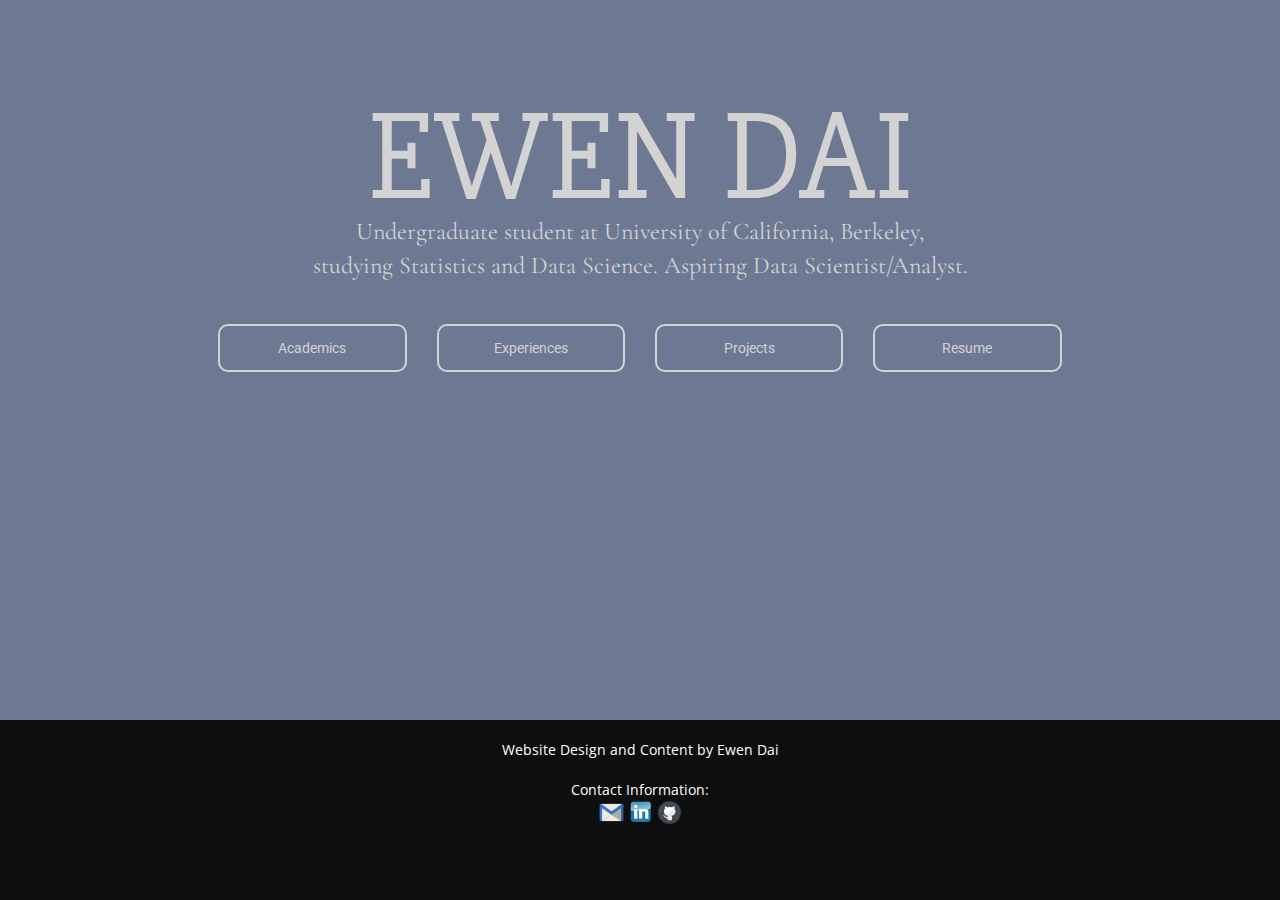
<file: index.html>
</!DOCTYPE html>
<html>
<head>

	<title>Ewen Dai</title>
	<link rel="stylesheet" type="text/css" href= "css/base.css">
	<link rel="stylesheet" href="https://maxcdn.bootstrapcdn.com/bootstrap/3.3.7/css/bootstrap.min.css">
	<link href="https://fonts.googleapis.com/css?family=Cormorant+Garamond:400,600|Domine:700|Merriweather|Noto+Serif+SC:400,700|Open+Sans:400,400i,600,600i|Roboto+Condensed:400,700|Roboto:400,500|Slabo+27px" rel="stylesheet">

</head>

<body>

	<div id="home">
		<div id="myname"> Ewen Dai </div>

		<div id="aboutsummary"> Undergraduate student at University of California, Berkeley, <br>
		studying Statistics and Data Science. Aspiring Data Scientist/Analyst. </div>

		<br><br>

		<!--Buttons-->
		<div class="row">
    		<div class="col-sm-2"></div>
    		<div class="col-sm-2">
    			<a href="academics.html"><div id="button"> Academics </div></a>
    		</div>
    		<div class="col-sm-2">
    			<a href="extracurriculars.html"><div id="button"> Experiences </div></a>
    		</div>
    		<div class="col-sm-2">
    			<a href="projects.html"><div id="button"> Projects </div></a>
    		</div>
    		<div class="col-sm-2">
    			<a href="img/Resume.pdf"><div id="button"> Resume </div></a>
    		</div>
    		<div class="col-sm-2"></div>
  		</div>
		
	</div>

	<div id="footer"> 
		<br>
		Website Design and Content by Ewen Dai <br> <br>
		Contact Information: <br>
		<a href="mailto:ewendai@berkeley.edu"><img src="img/iconemail.png" height="25" width="25"></a>
		<a href="https://www.linkedin.com/in/ewendai"><img src="img/iconlinkedin.png" height="25" width="25"></a>
		<a href="https://github.com/ewendai"><img src="img/icongithub.png" height="25" width="25"></a>
	</div>

</body>
</html>
</file>
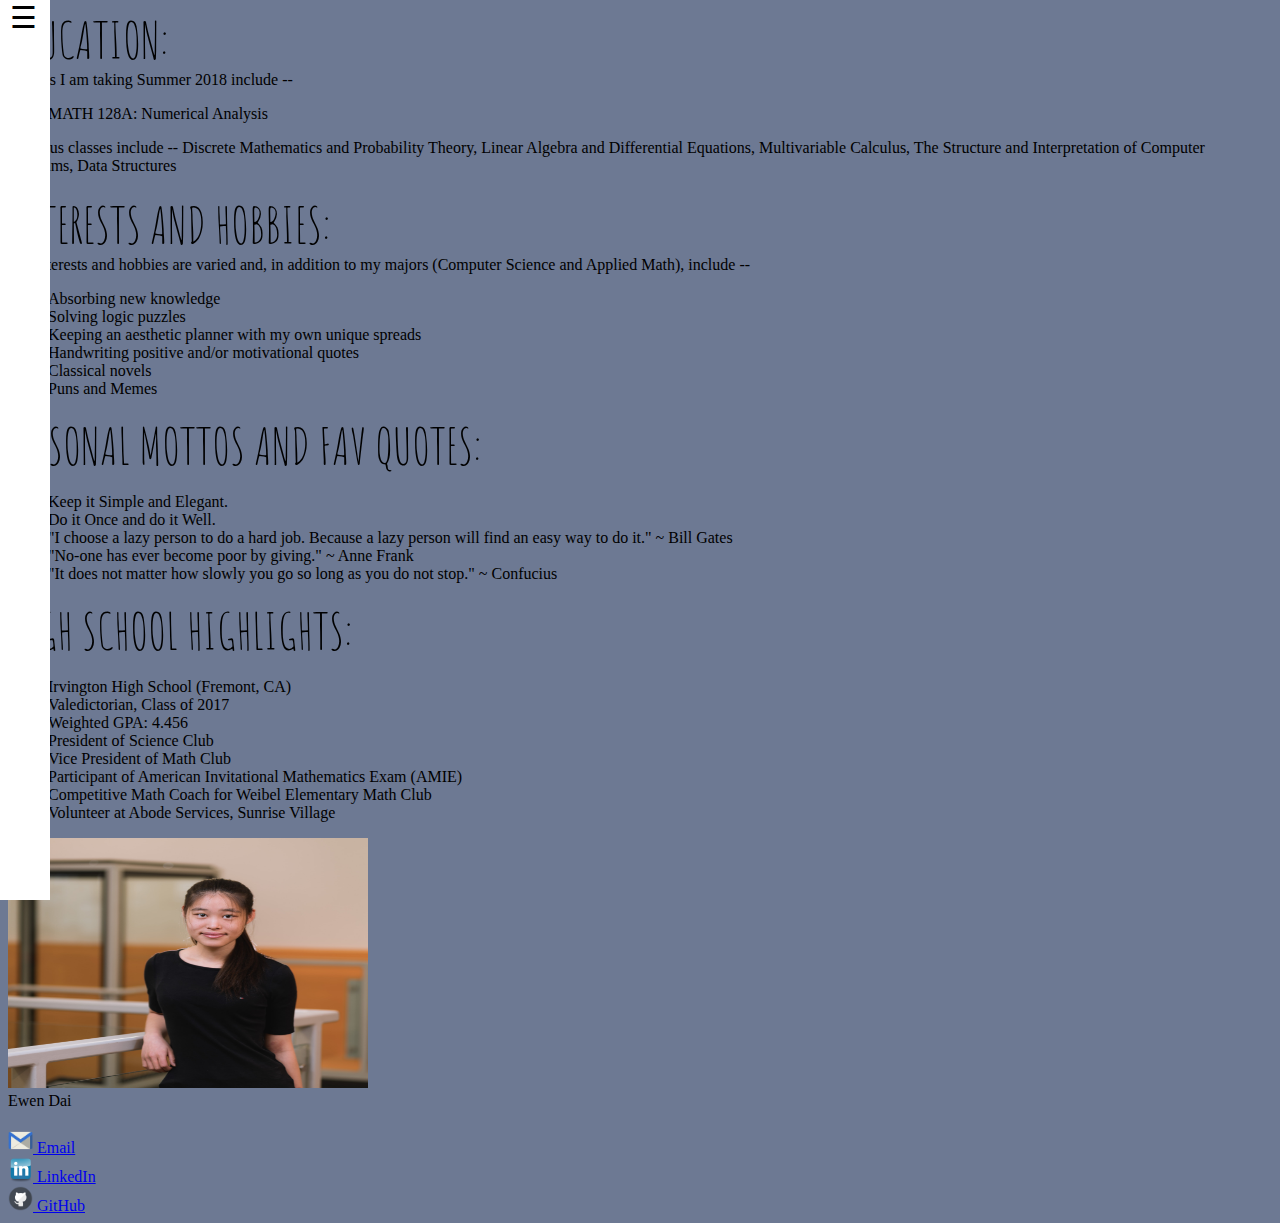
<file: about-me.html>
<!DOCTYPE html>
<html>
<head>

	<title> About Ewen </title>
	
	<link rel= "stylesheet" type = "text/css" href = "css/base.css" />

	<!-- FONTS: Google API -->
	<link href="https://fonts.googleapis.com/css?family=Amatic+SC:400,700|Cinzel:400,700,900|Domine:400,700|EB+Garamond:400,400i,500,500i,600,600i,700,700i,800,800i|Old+Standard+TT:400,400i,700|Pathway+Gothic+One|Quattrocento:400,700|Slabo+27px|Spectral+SC:200,200i,300,300i,400,400i,500,500i,600,600i,700,700i,800,800i" rel="stylesheet">

</head>

<body>

	<!-- LEFT -->
	<div id="mySidenav" class="sidenav">
        <a href="javascript:void(0)" class="closebtn" onclick="closeNav()">&times;</a>  

        <!-- to make the entire div a hyperlink -->	
        <a href = "https://ewendai.github.io/">
			<div id="logo" style = "letter-spacing: 1px" style = "padding-bottom: 50px">
				<br>
				<span style = "font-size: 72px; letter-spacing: 3px">ED</span>
				ewen dai
		    </div>
	    </a>

	    <div id = "navlinks">
	        <a href="https://ewendai.github.io/"> Home </a>
	        <a href="about-me.html"> About Me </a>
            <a href="organizations.html"> Organizations </a>
            <a href="projects.html"> Projects </a>
	        <a href="img/Resume.pdf"> Resume </a>
	    </div>
    </div>

    <div id="sidebar">
        <span style="font-size:30px;cursor:pointer;color:black;padding:10px;" onclick="openNav()">&#9776;</span>
    </div>

    <!-- MIDDLE -->
    <div id = "aboutmoi">
    	<span style = "font-family: 'Amatic SC', cursive; font-size: 50px">
    		EDUCATION:
    		<br>
    	</span>
    	Classes I am taking Summer 2018 include --
    	<ul><li> MATH 128A: Numerical Analysis </li>
    	</ul>
    	Previous classes include -- Discrete Mathematics and Probability Theory, Linear Algebra and Differential Equations, Multivariable Calculus, The Structure and Interpretation of Computer Programs, Data Structures
    	<br>
    	<br>

    	<span style = "font-family: 'Amatic SC', cursive; font-size: 50px">
    		INTERESTS AND HOBBIES:
    		<br>
    	</span>
    	My interests and hobbies are varied and, in addition to my majors (Computer Science and Applied Math), include --
    	<ul><li> Absorbing new knowledge </li>
    		<li> Solving logic puzzles </li>
    		<li> Keeping an aesthetic planner with my own unique spreads </li>
    		<li> Handwriting positive and/or motivational quotes </li>
    		<li> Classical novels </li>
    		<li> Puns and Memes </li>
    	</ul>

    	<span style = "font-family: 'Amatic SC', cursive; font-size: 50px">
    		PERSONAL MOTTOS AND FAV QUOTES:
    		<br>
    	</span>
    	<ul><li> Keep it Simple and Elegant. </li>
    		<li> Do it Once and do it Well. </li>
    		<li> "I choose a lazy person to do a hard job. Because a lazy person will find an easy way to do it." ~ Bill Gates </li>
    		<li> "No-one has ever become poor by giving." ~ Anne Frank </li>
    		<li> "It does not matter how slowly you go so long as you do not stop." ~ Confucius </li>
    	</ul>

    	<span style = "font-family: 'Amatic SC', cursive; font-size: 50px">
    		HIGH SCHOOL HIGHLIGHTS:
    		<br>
    	</span>
    	<ul><li> Irvington High School (Fremont, CA) </li>
    		<li> Valedictorian, Class of 2017 </li>
    		<li> Weighted GPA: 4.456 </li>
    		<li> President of Science Club </li>
    		<li> Vice President of Math Club </li>
            <li> Participant of American Invitational Mathematics Exam (AMIE) </li>
    		<li> Competitive Math Coach for Weibel Elementary Math Club </li>
    		<li> Volunteer at Abode Services, Sunrise Village </li>
    	</ul>
    </div>

    <!-- RIGHT -->
    <div id="maintext">
        <span style="display:table-cell; vertical-align: middle;">
        	<div class = "ewenphoto" style = "float: center;">
				<img height = "250px" width = "360px" src = "img/ewenphoto.jpg">
			</div>
		</span>
        
        <div id="contact-info">
	        Ewen Dai
	        <br>
	        <br>
	        <a href="mailto:ewendai@berkeley.edu"><img src="img/iconemail.png" height="25" width="25"> Email </a><br>
	        <a href="https://www.linkedin.com/in/ewendai"><img src="img/iconlinkedin.png" height="25" width="25"> LinkedIn </a><br>
	        <a href="https://github.com/ewendai"><img src="img/icongithub.png" height="25" width="25"> GitHub </a>
	    </div>

        <div id="footer">
         
        </div>
    </div>

    <script src="js/mainMenu.js"></script>

</body>
</html>
</file>
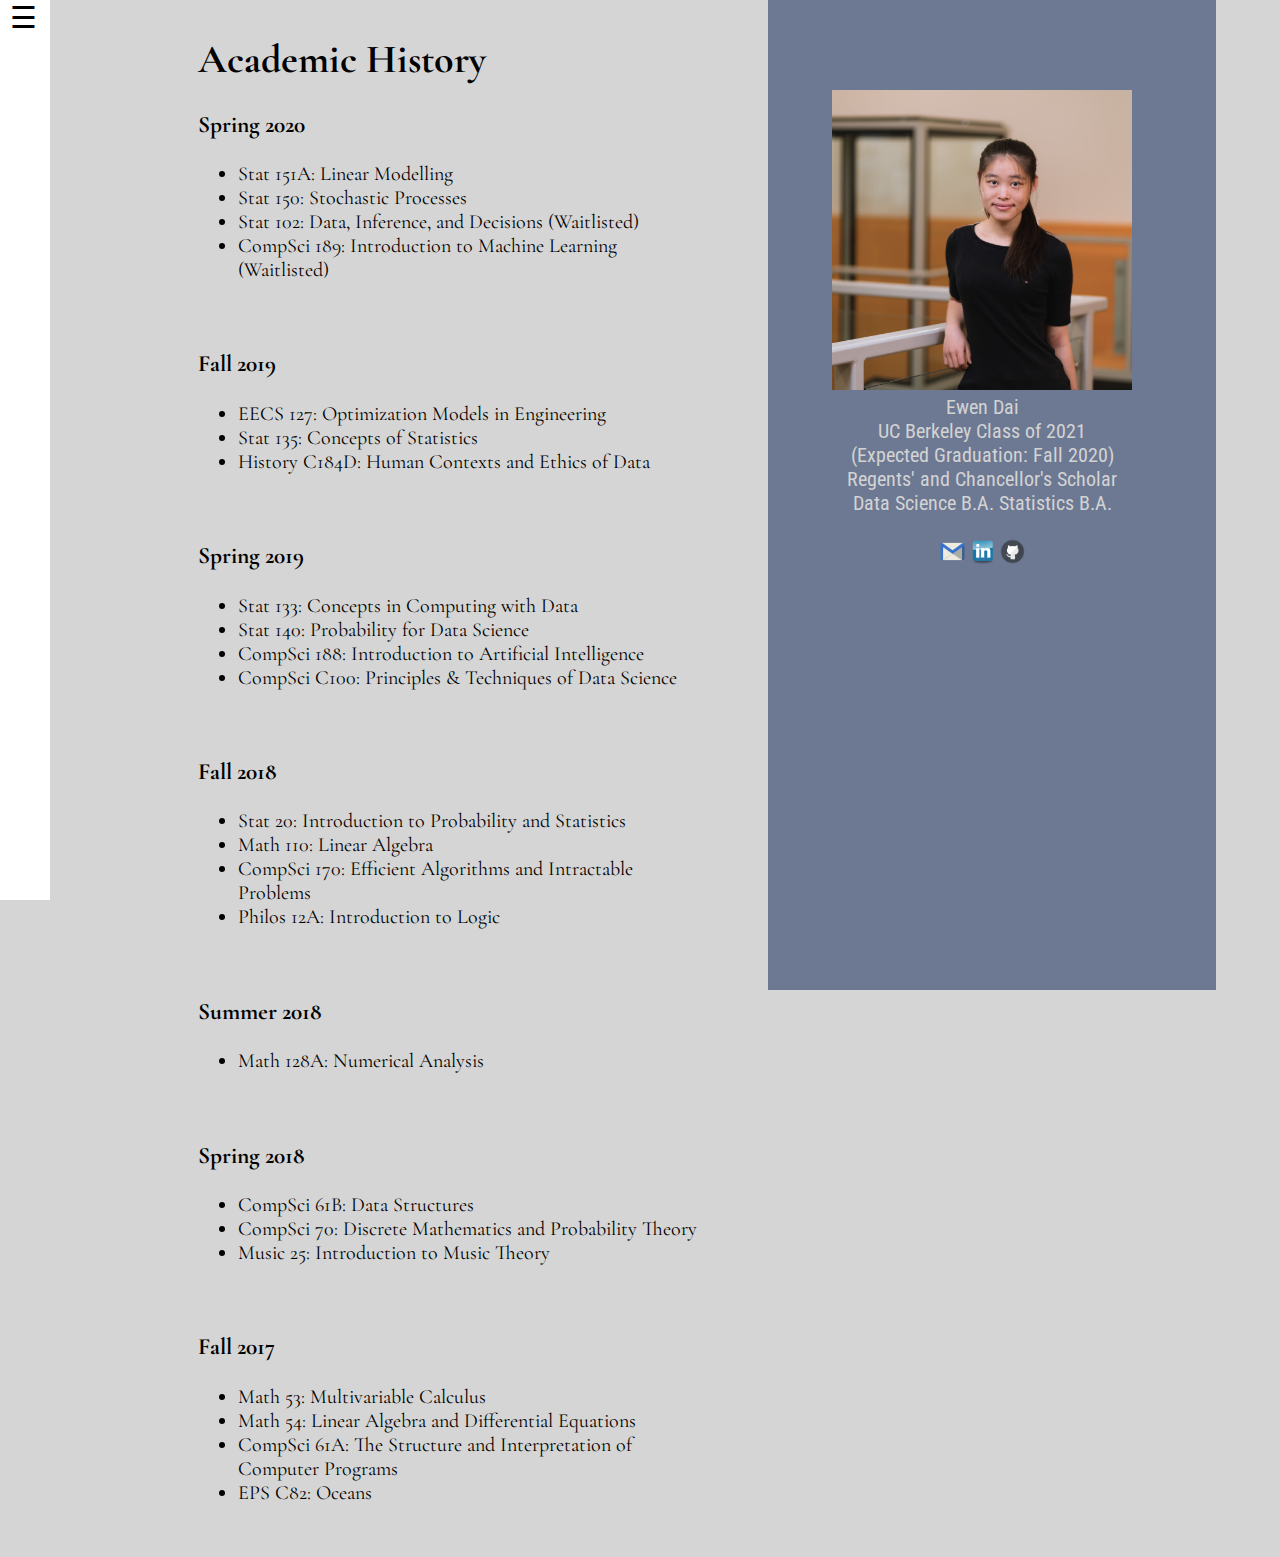
<file: academics.html>
<!DOCTYPE html>
<html>
<head>

	<title> Academics </title>
	<link rel="stylesheet" type="text/css" href= "css/base.css">
	<link href="https://fonts.googleapis.com/css?family=Cormorant+Garamond:400,600|Domine:700|Merriweather|Noto+Serif+SC:400,700|Open+Sans:400,400i,600,600i|Roboto+Condensed:400,700|Roboto:400,500|Slabo+27px" rel="stylesheet">

</head>

<body style="background-color: #D5D5D5">

<!-- LEFT -->
	<div id="mySidenav" class="sidenav">
        <a href="javascript:void(0)" class="closebtn" onclick="closeNav()">&times;</a>  

        <!-- to make the entire div a hyperlink -->	
        <a href = "https://ewendai.github.io/">
			<div id="logo" style = "letter-spacing: 2px" style = "padding-bottom: 25px; text-decoration: bold">
				<br>
				<span style = "font-size: 48px; letter-spacing: 3px">ewen</span>
		    </div>
	    </a>

	    <div id = "navlinks">
	        <a href="https://ewendai.github.io/"> Home </a>
	        <a href="academics.html"> Academics </a>
            <a href="extracurriculars.html"> Experiences </a>
            <a href="projects.html"> Projects </a>
	        <a href="img/Resume.pdf"> Resume </a>
	    </div>
    </div>

    <div id="sidebar">
        <span style="font-size:30px;cursor:pointer;color:black;padding:10px;" onclick="openNav()">&#9776;</span>
    </div>

<!--MIDDLE-->
    <div id = "academ">
    	<h1> Academic History </h1>

        <div id="plusminus">
            <!-- <a href="openNav" style="text-decoration: none; color: #6D7993"> + </a> -->
            <h3> Spring 2020 </h3>
            <div id="details">
                <ul>
                    <li>Stat 151A: Linear Modelling</li>
                    <li>Stat 150: Stochastic Processes</li>
                    <li>Stat 102: Data, Inference, and Decisions (Waitlisted)</li>
                    <li>CompSci 189: Introduction to Machine Learning (Waitlisted)</li>
                </ul>
            </div>
        </div>

        <br>

    	<div id="plusminus">
    		<!-- <a href="openNav" style="text-decoration: none; color: #6D7993"> + </a> -->
    		<h3> Fall 2019 </h3>
    		<div id="details">
    			<ul>
    				<li>EECS 127: Optimization Models in Engineering</li>
    				<li>Stat 135: Concepts of Statistics</li>
    				<li>History C184D: Human Contexts and Ethics of Data</li>
    			</ul>
    		</div>
    	</div>

    	<br>

    	<div id="plusminus">
    		<!-- <a href="openNav" style="text-decoration: none; color: #6D7993"> + </a> -->
    		<h3> Spring 2019 </h3>
    		<div id="details">
    			<ul>
    				<li>Stat 133: Concepts in Computing with Data</li>
    				<li>Stat 140: Probability for Data Science</li>
    				<li>CompSci 188: Introduction to Artificial Intelligence</li>
    				<li>CompSci C100: Principles & Techniques of Data Science</li>
    			</ul>
    		</div>
    	</div>

    	<br>

    	<div id="plusminus">
    		<h3> Fall 2018 </h3>
    		<div id="details">
    			<ul>
    				<li>Stat 20: Introduction to Probability and Statistics</li>
    				<li>Math 110: Linear Algebra</li>
    				<li>CompSci 170: Efficient Algorithms and Intractable Problems</li>
    				<li>Philos 12A: Introduction to Logic</li>
    			</ul>
    		</div>
    	</div>

    	<br>

    	<div id="plusminus">
    		<h3> Summer 2018 </h3>
    		<div id="details">
    			<ul>
    				<li>Math 128A: Numerical Analysis</li>
    			</ul>
    		</div>
    	</div>

    	<br>

    	<div id="plusminus">
    		<h3> Spring 2018 </h3>
    		<div id="details">
    			<ul>
    				<li>CompSci 61B: Data Structures</li>
    				<li>CompSci 70: Discrete Mathematics and Probability Theory</li>
    				<li>Music 25: Introduction to Music Theory</li>
    			</ul>
    		</div>
    	</div>

    	<br>

    	<div id="plusminus">
    		<h3> Fall 2017 </h3>
    		<div id="details">
    			<ul>
    				<li>Math 53: Multivariable Calculus</li>
    				<li>Math 54: Linear Algebra and Differential Equations</li>
    				<li>CompSci 61A: The Structure and Interpretation of Computer Programs</li>
    				<li>EPS C82: Oceans</li>
    			</ul>
    		</div>
    	</div>

    	<br>

    </div>

<!-- RIGHT -->
    <div id="rightside" style="background-color: #6D7993; color: lightgray">
        <span style="display:table-cell; vertical-align: middle;">
        	<div class = "ewenphoto" style = "float: center">
				<img height = "300px" width = "300px" src = "img/ewenphoto.jpg">
			</div>
			Ewen Dai <br>
			UC Berkeley Class of 2021 <br>
			(Expected Graduation: Fall 2020)<br>
			Regents' and Chancellor's Scholar <br>
			Data Science B.A.
			Statistics B.A.
	        <br><br>
	        <a href="mailto:ewendai@berkeley.edu"><img src="img/iconemail.png" height="25" width="25"></a>
	        <a href="https://www.linkedin.com/in/ewendai"><img src="img/iconlinkedin.png" height="25" width="25"></a>
	        <a href="https://github.com/ewendai"><img src="img/icongithub.png" height="25" width="25"></a>
		</span>
    </div>

<!-- JS -->
    <script src="js/mainMenu.js"></script>

</body>
</html>
</file>
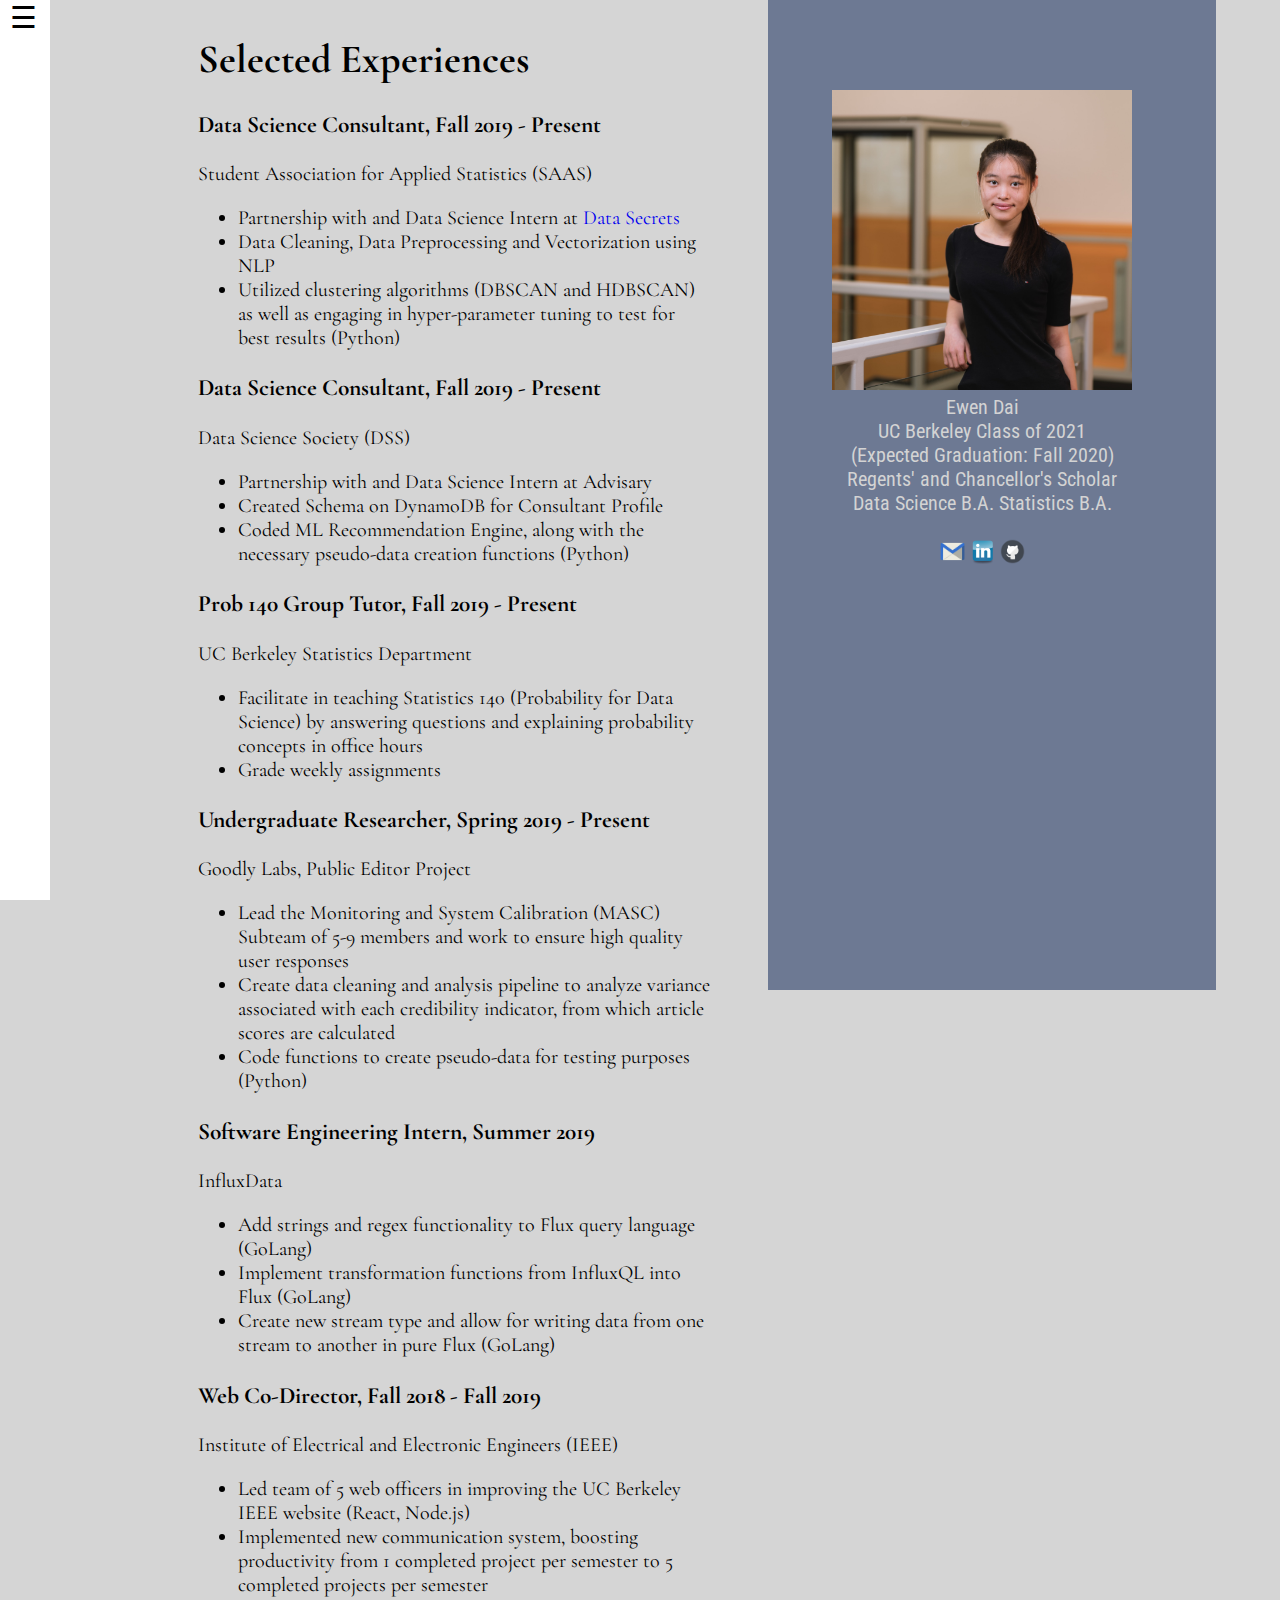
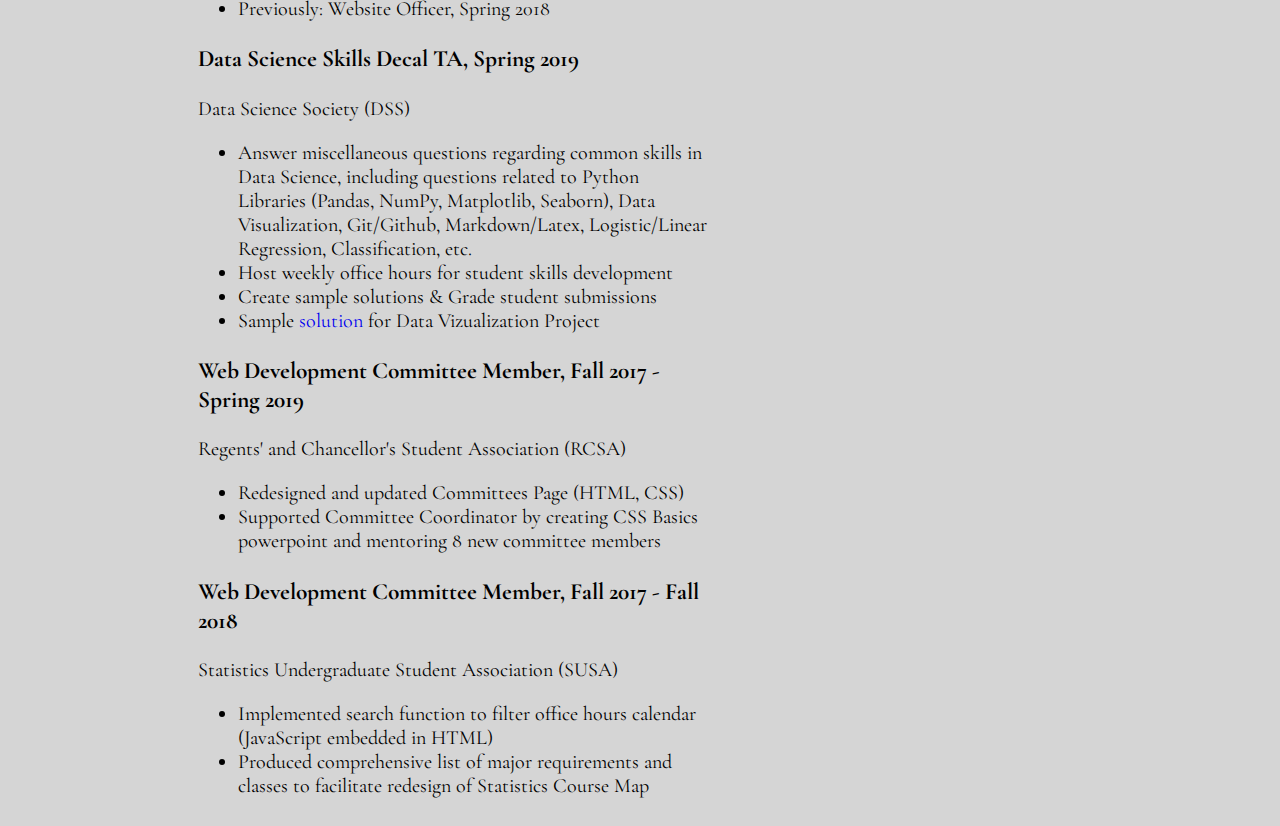
<file: extracurriculars.html>
<!DOCTYPE html>
<html>
<head>

	<title> Experiences </title>
	<link rel= "stylesheet" type = "text/css" href = "css/base.css" />
    <link href="https://fonts.googleapis.com/css?family=Cormorant+Garamond:400,600|Domine:700|Merriweather|Noto+Serif+SC:400,700|Open+Sans:400,400i,600,600i|Roboto+Condensed:400,700|Roboto:400,500|Slabo+27px" rel="stylesheet">

</head>

<body style="background-color: #D5D5D5">

<!-- LEFT -->
    <div id="mySidenav" class="sidenav">
        <a href="javascript:void(0)" class="closebtn" onclick="closeNav()">&times;</a>  

        <!-- to make the entire div a hyperlink --> 
        <a href = "https://ewendai.github.io/">
            <div id="logo" style = "letter-spacing: 2px" style = "padding-bottom: 25px; text-decoration: bold">
                <br>
                <span style = "font-size: 48px; letter-spacing: 3px">ewen</span>
            </div>
        </a>

        <div id = "navlinks">
            <a href="https://ewendai.github.io/"> Home </a>
            <a href="academics.html"> Academics </a>
            <a href="extracurriculars.html"> Experiences </a>
            <a href="projects.html"> Projects </a>
            <a href="img/Resume.pdf"> Resume </a>
        </div>
    </div>

    <div id="sidebar">
        <span style="font-size:30px;cursor:pointer;color:black;padding:10px;" onclick="openNav()">&#9776;</span>
    </div>

<!-- MIDDLE -->
    <div id = "extracurr">
        <h1> Selected Experiences </h1>

        <h3> Data Science Consultant, Fall 2019 - Present </h3>
        Student Association for Applied Statistics (SAAS)
        <ul>
            <li> Partnership with and Data Science Intern at <span><a href="https://datasecrets.io/" style="text-decoration: none;">Data Secrets</a></span> </li>
            <li> Data Cleaning, Data Preprocessing and Vectorization using NLP </li>
            <li> Utilized clustering algorithms (DBSCAN and HDBSCAN) as well as engaging in hyper-parameter tuning to test for best results (Python) </li>
        </ul>

        <h3> Data Science Consultant, Fall 2019 - Present </h3>
        Data Science Society (DSS)
        <ul>
            <li> Partnership with and Data Science Intern at Advisary </li>
            <li> Created Schema on DynamoDB for Consultant Profile </li>
            <li> Coded ML Recommendation Engine, along with the necessary pseudo-data creation functions (Python) </li>
        </ul>

        <h3> Prob 140 Group Tutor, Fall 2019 - Present </h3>
        UC Berkeley Statistics Department
        <ul>
            <li> Facilitate in teaching Statistics 140 (Probability for Data Science) by answering questions and explaining probability concepts in office hours </li>
            <li> Grade weekly assignments </li>
        </ul>

        <h3> Undergraduate Researcher, Spring 2019 - Present </h3>
        Goodly Labs, Public Editor Project
        <ul>
            <li> Lead the Monitoring and System Calibration (MASC) Subteam of 5-9 members and work to ensure high quality user responses </li>
            <li> Create data cleaning and analysis pipeline to analyze variance associated with each credibility indicator, from which article scores are calculated </li>
            <li> Code functions to create pseudo-data for testing purposes (Python) </li>
        </ul>

        <h3> Software Engineering Intern, Summer 2019 </h3>
        InfluxData
        <ul>
            <li> Add strings and regex functionality to Flux query language (GoLang) </li>
            <li> Implement transformation functions from InfluxQL into Flux (GoLang) </li>
            <li> Create new stream type and allow for writing data from one stream to another in pure Flux (GoLang) </li>
        </ul>

        <h3> Web Co-Director, Fall 2018 - Fall 2019 </h3>
        Institute of Electrical and Electronic Engineers (IEEE)
        <ul>
            <li> Led team of 5 web officers in improving the UC Berkeley IEEE website (React, Node.js) </li>
            <li> Implemented new communication system, boosting productivity from 1 completed project per semester to 5 completed projects per semester </li>
            <li> Previously: Website Officer, Spring 2018 </li>
        </ul>

        <h3> Data Science Skills Decal TA, Spring 2019 </h3>
        Data Science Society (DSS)
        <ul>
            <li> Answer miscellaneous questions regarding common skills in Data Science, including questions related to Python Libraries (Pandas, NumPy, Matplotlib, Seaborn), Data Visualization, Git/Github, Markdown/Latex, Logistic/Linear Regression, Classification, etc. </li>
            <li> Host weekly office hours for student skills development </li>
            <li> Create sample solutions & Grade student submissions </li>
            <li> Sample <span><a href="img/DSSProject02Sample.pdf" style="text-decoration: none;">solution</a></span> for Data Vizualization Project </li>
        </ul>

    	<h3> Web Development Committee Member, Fall 2017 - Spring 2019 </h3>
        Regents' and Chancellor's Student Association (RCSA)
        <ul>
            <li> Redesigned and updated Committees Page (HTML, CSS) </li>
            <li> Supported Committee Coordinator by creating CSS Basics powerpoint and mentoring 8 new committee members </li>
        </ul>

        <h3> Web Development Committee Member, Fall 2017 - Fall 2018 </h3>
        Statistics Undergraduate Student Association (SUSA)
        <ul>
            <li> Implemented search function to filter office hours calendar (JavaScript embedded in HTML) </li>
            <li> Produced comprehensive list of major requirements and classes to facilitate redesign of Statistics Course Map </li>
        </ul>

<!-- RIGHT -->
    <div id="rightside" style="background-color: #6D7993; color: lightgray">
        <span style="display:table-cell; vertical-align: middle;">
        	<div class = "ewenphoto" style = "float: center">
				<img height = "300px" width = "300px" src = "img/ewenphoto.jpg">
			</div>
			Ewen Dai <br>
			UC Berkeley Class of 2021 <br>
			(Expected Graduation: Fall 2020)<br>
			Regents' and Chancellor's Scholar <br>
			Data Science B.A.
			Statistics B.A.
	        <br><br>
	        <a href="mailto:ewendai@berkeley.edu"><img src="img/iconemail.png" height="25" width="25"></a>
	        <a href="https://www.linkedin.com/in/ewendai"><img src="img/iconlinkedin.png" height="25" width="25"></a>
	        <a href="https://github.com/ewendai"><img src="img/icongithub.png" height="25" width="25"></a>
		</span>
    </div>

<!-- JS -->
    <script src="js/mainMenu.js"></script>

</body>
</html>
</file>
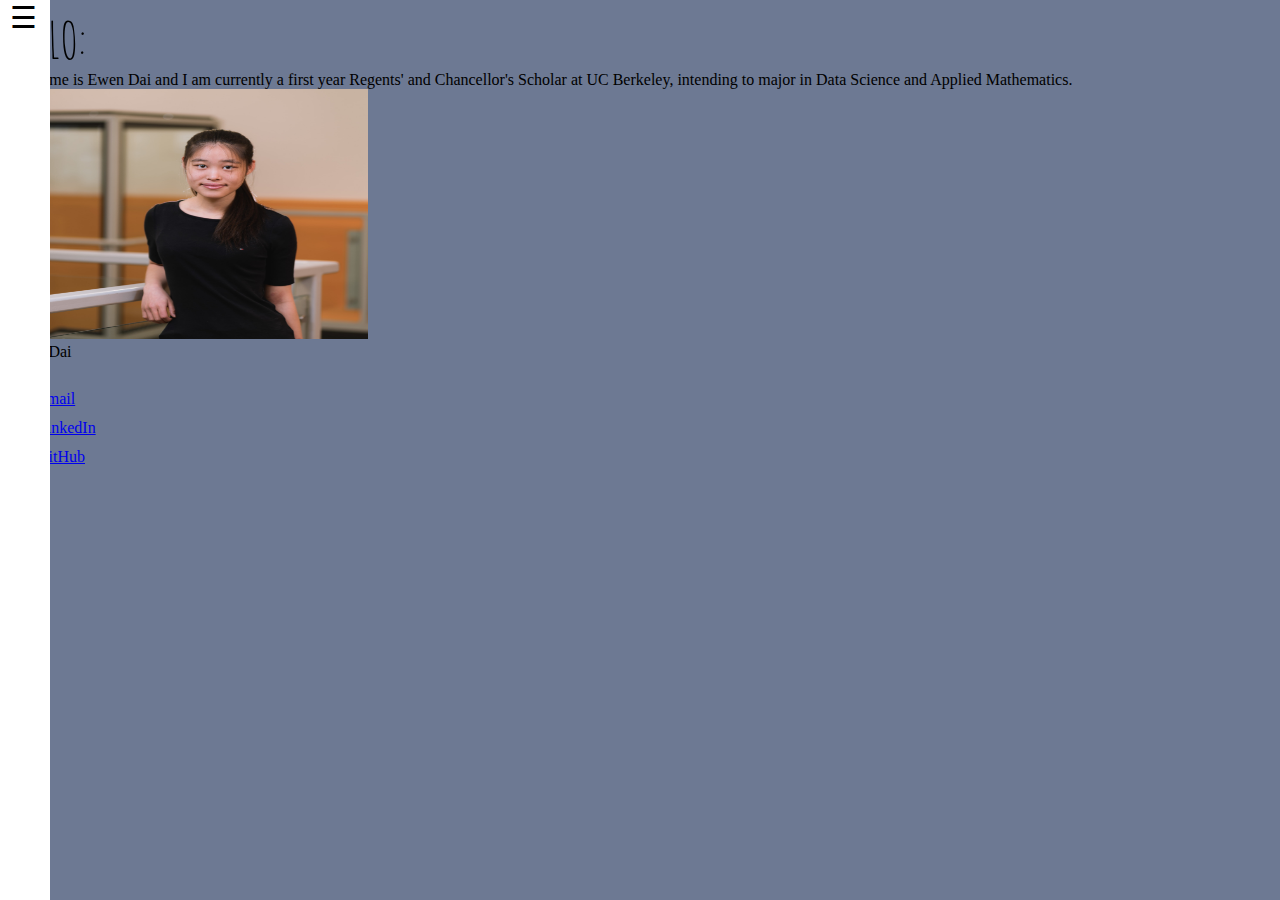
<file: oldindex.html>
<!DOCTYPE html>
<html>
<head>

	<title> Ewen Dai </title>
	
	<link rel= "stylesheet" type = "text/css" href = "css/base.css" />

	<!-- FONTS: Google API -->
	<link href="https://fonts.googleapis.com/css?family=Amatic+SC:400,700|Cinzel:400,700,900|Domine:400,700|EB+Garamond:400,400i,500,500i,600,600i,700,700i,800,800i|Old+Standard+TT:400,400i,700|Pathway+Gothic+One|Quattrocento:400,700|Slabo+27px|Spectral+SC:200,200i,300,300i,400,400i,500,500i,600,600i,700,700i,800,800i" rel="stylesheet">

</head>

<body>

	<!-- LEFT -->
	<div id="mySidenav" class="sidenav">
        <a href="javascript:void(0)" class="closebtn" onclick="closeNav()">&times;</a>  

        <!-- to make the entire div a hyperlink -->	
        <a href = "https://ewendai.github.io/">
			<div id="logo" style = "letter-spacing: 1px" style = "padding-bottom: 50px">
				<br>
				<span style = "font-size: 72px; letter-spacing: 3px">ED</span>
				ewen dai
		    </div>
	    </a>

	    <div id = "navlinks">
	        <a href="https://ewendai.github.io/"> Home </a>
	        <a href="about-me.html"> About Me </a>
	        <a href="organizations.html"> Organizations </a>
	        <a href="projects.html"> Projects </a>
	        <a href="img/Resume.pdf"> Resume </a>
	    </div>
    </div>

    <div id="sidebar">
        <span style="font-size:30px;cursor:pointer;color:black;padding:10px;" onclick="openNav()">&#9776;</span>
    </div>

    <!-- MIDDLE -->
    <div id = "intro">
    	<span style = "font-family: 'Amatic SC', cursive; font-size: 50px">
    		HELLO:
    		<br>
    	</span>
    	My name is Ewen Dai and I am currently a first year Regents' and Chancellor's Scholar at UC Berkeley, intending to major in Data Science and Applied Mathematics.
    </div>

    <!-- RIGHT -->
    <div id="maintext">
        <span style="display:table-cell; vertical-align: middle;">
        	<div class = "ewenphoto" style = "float: center;">
				<img height = "250px" width = "360px" src = "img/ewenphoto.jpg">
			</div>
		</span>
        
        <div id="contact-info">
	        Ewen Dai
	        <br>
	        <br>
	        <a href="mailto:ewendai@berkeley.edu"><img src="img/iconemail.png" height="25" width="25"> Email </a><br>
	        <a href="https://www.linkedin.com/in/ewendai"><img src="img/iconlinkedin.png" height="25" width="25"> LinkedIn </a><br>
	        <a href="https://github.com/ewendai"><img src="img/icongithub.png" height="25" width="25"> GitHub </a>
	    </div>

        <div id="footer">
         
        </div>
    </div>

    <script src="js/mainMenu.js"></script>

</body>
</html>
</file>
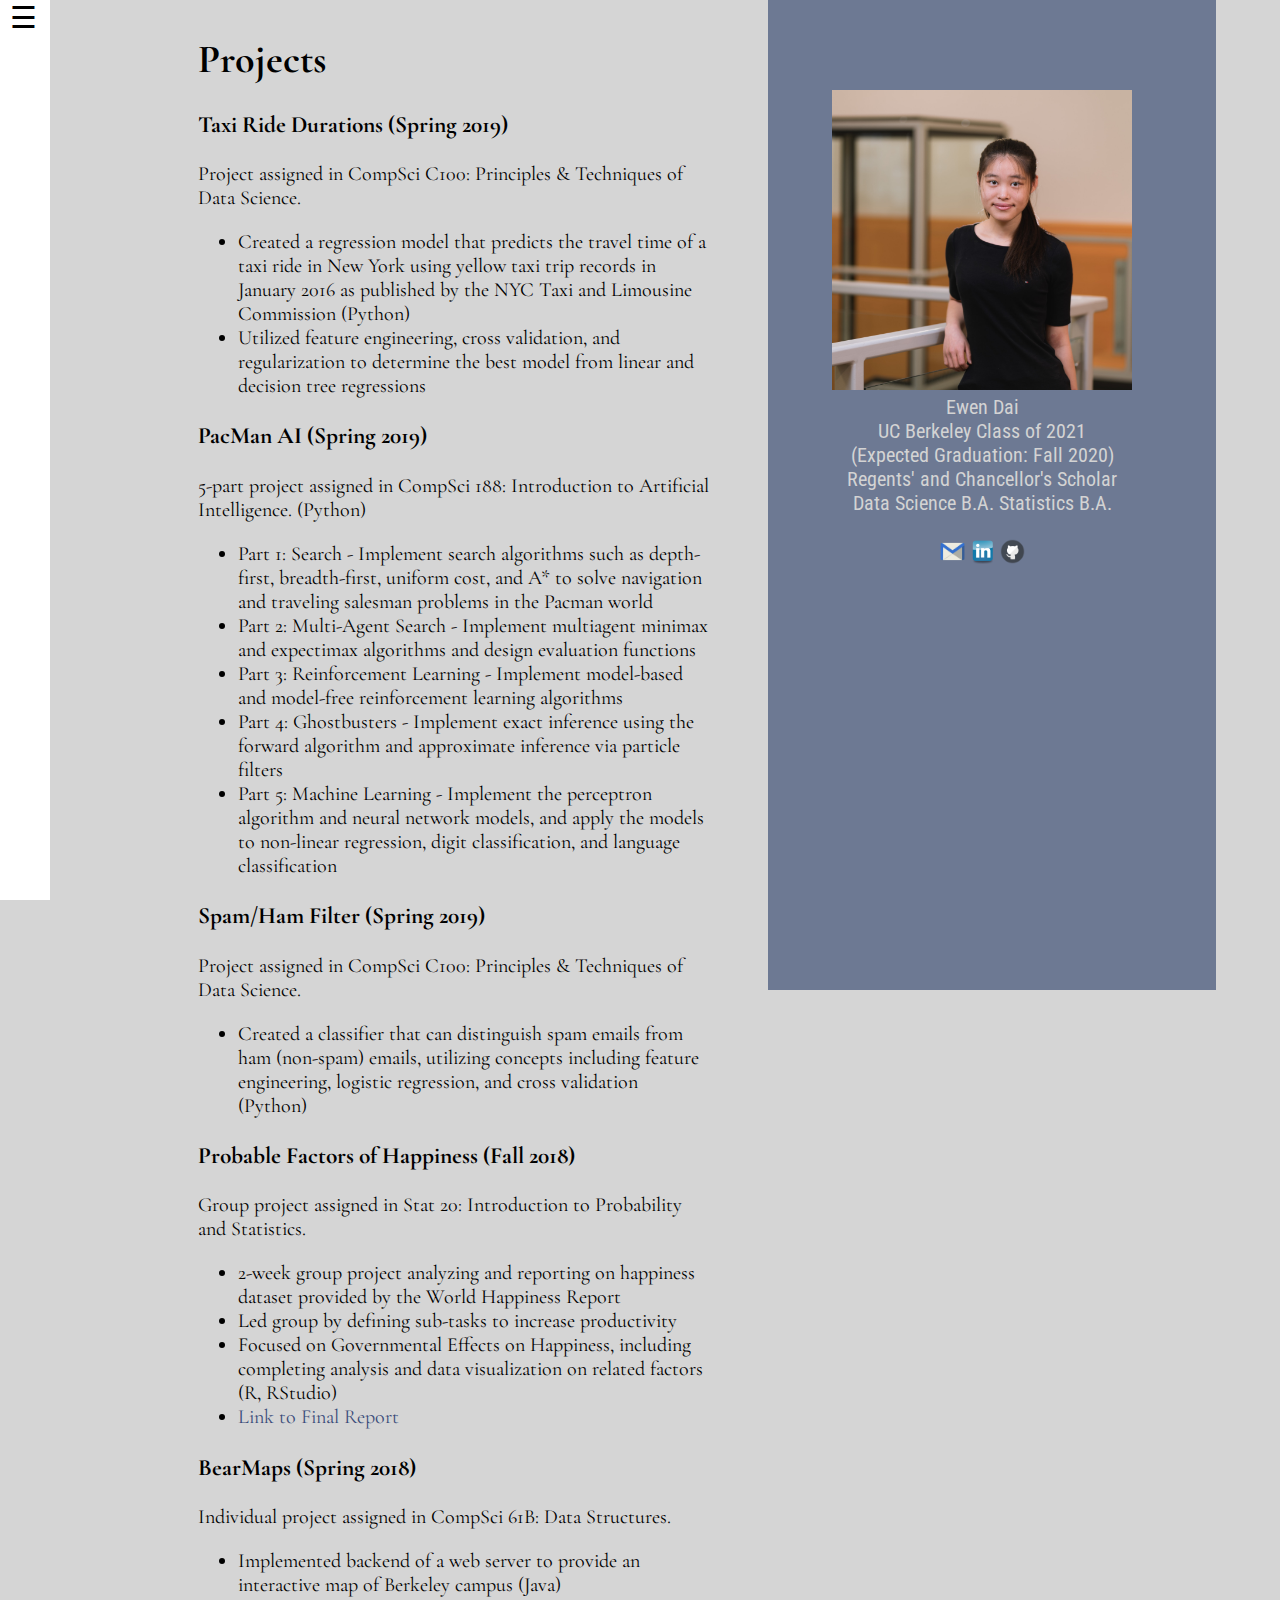
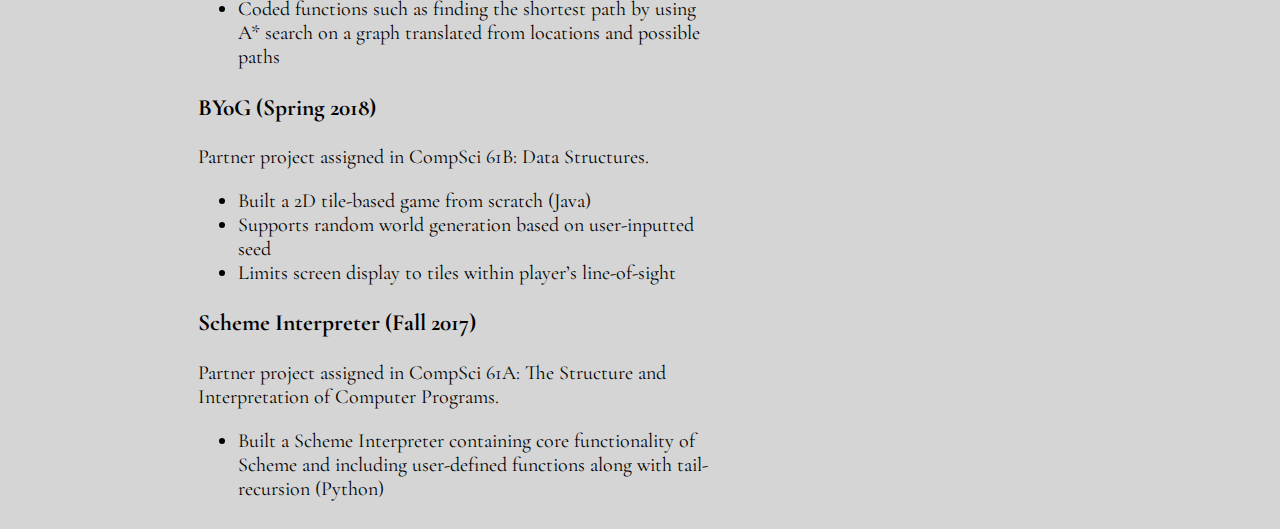
<file: projects.html>
<!DOCTYPE html>
<html>
<head>

	<title> Projects </title>
	<link rel="stylesheet" type="text/css" href= "css/base.css">
	<link href="https://fonts.googleapis.com/css?family=Cormorant+Garamond:400,600|Domine:700|Merriweather|Noto+Serif+SC:400,700|Open+Sans:400,400i,600,600i|Roboto+Condensed:400,700|Roboto:400,500|Slabo+27px" rel="stylesheet">

</head>

<body style="background-color: #D5D5D5">

<!-- LEFT -->
	<div id="mySidenav" class="sidenav">
        <a href="javascript:void(0)" class="closebtn" onclick="closeNav()">&times;</a>  

        <!-- to make the entire div a hyperlink --> 
        <a href = "https://ewendai.github.io/">
            <div id="logo" style = "letter-spacing: 2px" style = "padding-bottom: 25px; text-decoration: bold">
                <br>
                <span style = "font-size: 48px; letter-spacing: 3px">ewen</span>
            </div>
        </a>

	    <div id = "navlinks">
	        <a href="https://ewendai.github.io/"> Home </a>
	        <a href="academics.html"> Academics </a>
            <a href="extracurriculars.html"> Experiences </a>
            <a href="projects.html"> Projects </a>
	        <a href="img/Resume.pdf"> Resume </a>
	    </div>
    </div>

    <div id="sidebar">
        <span style="font-size:30px;cursor:pointer;color:black;padding:10px;" onclick="openNav()">&#9776;</span>
    </div>

<!--MIDDLE-->
	<div id="proj">
		<h1> Projects </h1>

        <h3> Taxi Ride Durations (Spring 2019) </h3>
        Project assigned in CompSci C100: Principles & Techniques of Data Science.
        <ul>
            <li> Created a regression model that predicts the travel time of a taxi ride in New York using yellow taxi trip records in January 2016 as published by the NYC Taxi and Limousine Commission (Python) </li>
            <li> Utilized feature engineering, cross validation, and regularization to determine the best model from linear and decision tree regressions </li>
        </ul>

        <h3> PacMan AI (Spring 2019) </h3>
        5-part project assigned in CompSci 188: Introduction to Artificial Intelligence. (Python)
        <ul>
            <li> Part 1: Search - Implement search algorithms such as depth-first, breadth-first, uniform cost, and A* to solve navigation and traveling salesman problems in the Pacman world </li>
            <li> Part 2: Multi-Agent Search - Implement multiagent minimax and expectimax algorithms and design evaluation functions </li>
            <li> Part 3: Reinforcement Learning - Implement model-based and model-free reinforcement learning algorithms </li>
            <li> Part 4: Ghostbusters - Implement exact inference using the forward algorithm and approximate inference via particle filters </li>
            <li> Part 5: Machine Learning - Implement the perceptron algorithm and neural network models, and apply the models to non-linear regression, digit classification, and language classification </li>
        </ul>

        <h3> Spam/Ham Filter (Spring 2019) </h3>
        Project assigned in CompSci C100: Principles & Techniques of Data Science.
        <ul>
            <li> Created a classifier that can distinguish spam emails from ham (non-spam) emails, utilizing concepts including feature engineering, logistic regression, and cross validation (Python) </li>
        </ul>


		<h3> Probable Factors of Happiness (Fall 2018) </h3>
		Group project assigned in Stat 20: Introduction to Probability and Statistics.
        <ul>
            <li> 2-week group project analyzing and reporting on happiness dataset provided by the World Happiness Report </li>
            <li> Led group by defining sub-tasks to increase productivity </li>
            <li> Focused on Governmental Effects on Happiness, including completing analysis and data visualization on related factors (R, RStudio) </li>
            <li><span><a href="img/Stat20HappinessReport.pdf" style="text-decoration: none;"> Link to Final Report </a></span></li>
        </ul>

		<h3> BearMaps (Spring 2018) </h3>
		Individual project assigned in CompSci 61B: Data Structures.
        <ul>
            <li> Implemented backend of a web server to provide an interactive map of Berkeley campus (Java) </li>
            <li> Coded functions such as finding the shortest path by using A* search on a graph translated from locations and possible paths </li>
        </ul>

    	<h3> BYoG (Spring 2018) </h3>
    	Partner project assigned in CompSci 61B: Data Structures.
        <ul>
            <li> Built a 2D tile-based game from scratch (Java) </li>
            <li> Supports random world generation based on user-inputted seed </li>
            <li> Limits screen display to tiles within player’s line-of-sight </li>
        </ul>

        <h3> Scheme Interpreter (Fall 2017) </h3>
    	Partner project assigned in CompSci 61A: The Structure and Interpretation of Computer Programs.
        <ul>
            <li> Built a Scheme Interpreter containing core functionality of Scheme and including user-defined functions along with tail-recursion (Python) </li>
        </ul>

	</div>

<!-- RIGHT -->
    <div id="rightside" style="background-color: #6D7993; color: lightgray">
        <span style="display:table-cell; vertical-align: middle;">
        	<div class = "ewenphoto" style = "float: center">
				<img height = "300px" width = "300px" src = "img/ewenphoto.jpg">
			</div>
			Ewen Dai <br>
			UC Berkeley Class of 2021 <br>
			(Expected Graduation: Fall 2020)<br>
			Regents' and Chancellor's Scholar <br>
			Data Science B.A.
			Statistics B.A.
	        <br><br>
	        <a href="mailto:ewendai@berkeley.edu"><img src="img/iconemail.png" height="25" width="25"></a>
	        <a href="https://www.linkedin.com/in/ewendai"><img src="img/iconlinkedin.png" height="25" width="25"></a>
	        <a href="https://github.com/ewendai"><img src="img/icongithub.png" height="25" width="25"></a>
		</span>
    </div>

<!-- JS -->
    <script src="js/mainMenu.js"></script>

</body>
</html>
</file>
<file: css/base.css>
/* 
font-family: 'Noto Serif SC', serif;
font-family: 'Merriweather', serif;
font-family: 'Domine', serif;
font-family: 'Cormorant Garamond', serif;
font-family: 'Roboto', sans-serif;
font-family: 'Open Sans', sans-serif;
font-family: 'Roboto Condensed', sans-serif;
font-family: 'Slabo 27px', serif;
*/


body{
	font-family: 'Cormorant Garamond', serif;
	size: 12px;
	color: black;
	background-color: #6D7993;
	background-size: 100% 100%;
	background-repeat: no-repeat;
	overflow: scroll;
}

/* NAVIGATION */
#logo{
  font-family: 'Cormorant Garamond', serif;
  font-size: 20px;
  font-weight: bold;
  color: #011F4B;
  height: 60px; 
  width: 100px;
  text-align: center;
  line-height: 80%;
}

#sidebar {
  width: 50px;
  top:0;
  left:0;
  color: #808B96;
  height: 100vh;
  background: white;
  overflow: hidden;
  position: fixed;
  opacity:.5;
  transition: opacity 1.5s;
  transition: width .2s;
}
#sidebar:hover {
  opacity: 1;
  transition: opacity 1.5s;
}

.sidenav {
  height: 100%;
  width: 0;
  position: fixed;
  z-index: 1;
  top: 0;
  left: 0;
  background-color: #fff;
  overflow-x: hidden;
  transition: 0.5s;
  padding-top: 60px;
  opacity: 0.7;
  text-align: left;
}

.sidenav a {
  padding-left: 15px;
  text-decoration: none;
  font-size: 16px;
  line-height: 200%;
  color: black;
  display: block;
  transition: 0.3s
}

.sidenav a:hover, .offcanvas a:focus{
  color: grey;
}

.sidenav .closebtn {
  position: absolute;
  top: 0;
  right: 25px;
  font-size: 36px;
  margin-left: 50px;
}

/* HOME PAGE */

#home {
	background-color: #6D7993;
	width: 100%;
	height: 80%;
	color: lightgray;
	text-align: center;
	text-decoration: bold;
	float: top;
}

#home a {
	color: lightgray;
	background-color: transparent;
}

#home a:link:hover {
	color: lightgray;
	text-decoration: none;
}

#myname {
	padding-top: 100px;
	font-size: 128px;
	font-family: "Slabo 27px";
	line-height: 0.9;
	text-transform: uppercase;
}

#aboutsummary {
	font-size: 24px;
	font-family: "Cormorant Garamond";
}

#button {
	font-family: "Roboto";
	border-color: lightgray;
	border-style: solid;
	border-width: 2px;
	border-radius: 10px;
	padding: 12px;
}

#button:hover {
	background-color: #96858F;
}

#footer {
	background-color: #0E0E0E;
	width: 100%;
	height: 20%;
	color: white;
	text-align: center;
	font-family: "Open Sans";
	float: bottom;
}

/* Other Pages */ 

#academ, #extracurr, #proj{
	width: 40vw;
	height: 100%;
	padding-left: 15%;
	float: center;
	text-align: left;
	font-size: 20px;
	overflow: hidden;
	border: .1px black;
}

#proj a:link {
	color: #3A4C7A;
}

#proj a:link:hover {
	color: #96858F;
}

#rightside {
	font-family: "Roboto Condensed";
	font-size: 20px;
	text-align: center;
	padding-top: 7%;
	padding-left: 5%;
	width: 30%;
	height: 100%;
	position: fixed;
	overflow: hidden;
	right:5%;
	top:0;
}
</file>
